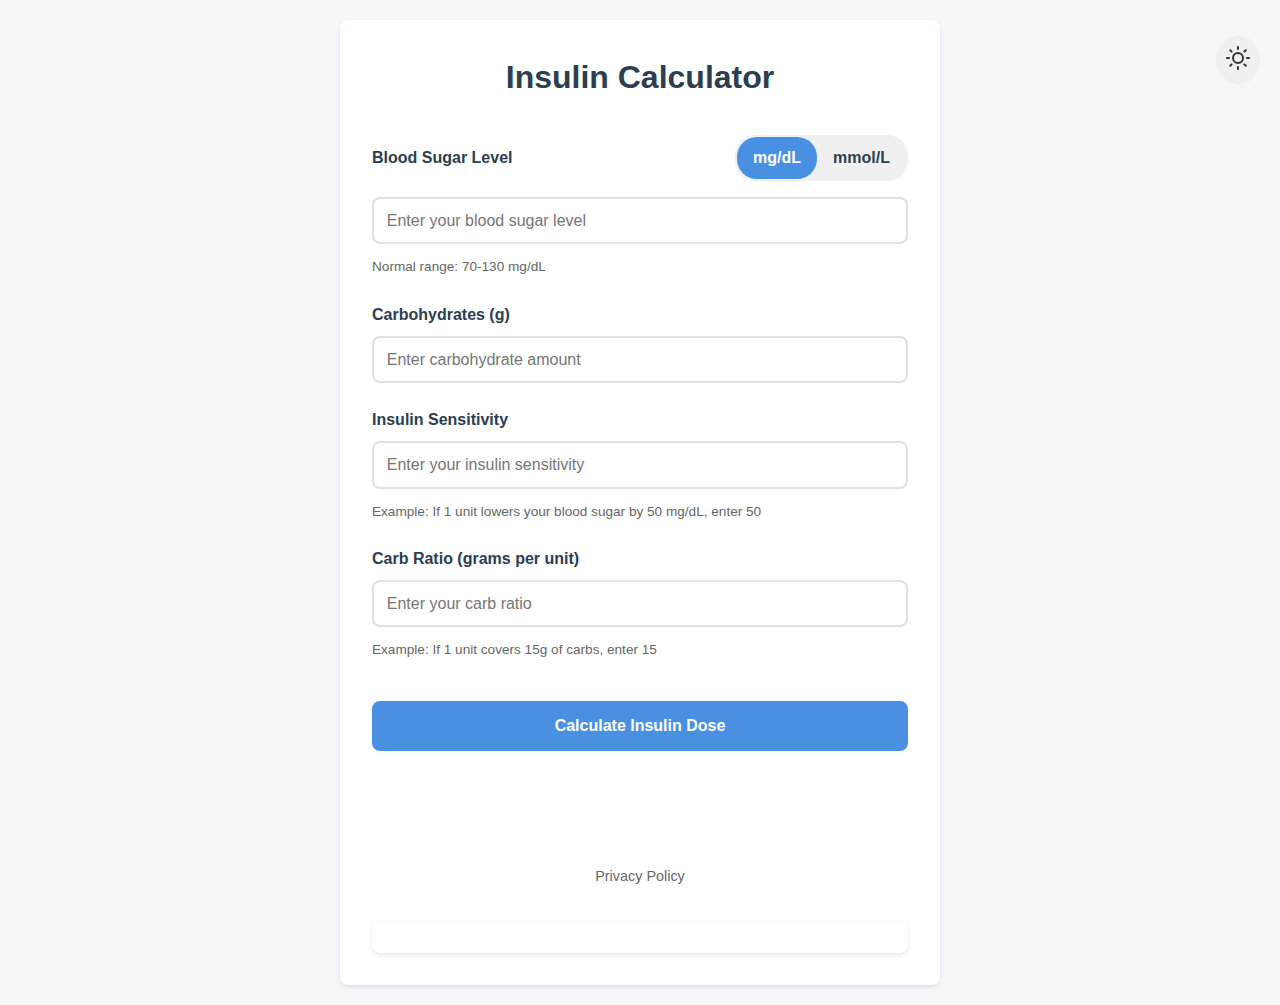
<file: index.html>
<!DOCTYPE html>
<html lang="en">
<head>
    <!-- Basic meta tags for character encoding and responsive design -->
    <meta charset="UTF-8">
    <meta name="viewport" content="width=device-width, initial-scale=1.0">
    <!-- Link to the main stylesheet -->
    <link rel="stylesheet" href="styles.css">
    <title>Insulin Calculator</title>
</head>
<body>
    <!-- Dark/Light mode toggle button with SVG icons -->
    <button id="theme-toggle" class="theme-toggle" aria-label="Toggle dark mode">
        <!-- Sun icon for light mode -->
        <svg class="sun-icon" xmlns="http://www.w3.org/2000/svg" viewBox="0 0 24 24" fill="none" stroke="currentColor" stroke-width="2" stroke-linecap="round" stroke-linejoin="round">
            <circle cx="12" cy="12" r="5"></circle>
            <line x1="12" y1="1" x2="12" y2="3"></line>
            <line x1="12" y1="21" x2="12" y2="23"></line>
            <line x1="4.22" y1="4.22" x2="5.64" y2="5.64"></line>
            <line x1="18.36" y1="18.36" x2="19.78" y2="19.78"></line>
            <line x1="1" y1="12" x2="3" y2="12"></line>
            <line x1="21" y1="12" x2="23" y2="12"></line>
            <line x1="4.22" y1="19.78" x2="5.64" y2="18.36"></line>
            <line x1="18.36" y1="5.64" x2="19.78" y2="4.22"></line>
        </svg>
        <!-- Moon icon for dark mode -->
        <svg class="moon-icon" xmlns="http://www.w3.org/2000/svg" viewBox="0 0 24 24" fill="none" stroke="currentColor" stroke-width="2" stroke-linecap="round" stroke-linejoin="round">
            <path d="M21 12.79A9 9 0 1 1 11.21 3 7 7 0 0 0 21 12.79z"></path>
        </svg>
    </button>

    <!-- Main container for the calculator -->
    <div class="container">
        <h1>Insulin Calculator</h1>
        
        <!-- Main form for insulin calculation -->
        <form id="insulin-form">
            <!-- Blood sugar input section with unit toggle -->
            <div class="form-group">
                <div class="unit-toggle">
                    <label for="blood-sugar">Blood Sugar Level</label>
                    <!-- Radio buttons for switching between mg/dL and mmol/L -->
                    <div class="toggle-switch">
                        <input type="radio" id="mgdl" name="unit" value="mgdl" checked>
                        <label for="mgdl">mg/dL</label>
                        <input type="radio" id="mmol" name="unit" value="mmol">
                        <label for="mmol">mmol/L</label>
                    </div>
                </div>
                <!-- Input field for blood sugar with step attribute for decimal values -->
                <input type="number" id="blood-sugar" step="0.1" required placeholder="Enter your blood sugar level">
                <!-- Dynamic help text that changes based on selected unit -->
                <small class="help-text" id="blood-sugar-help">Normal range: 70-130 mg/dL</small>
            </div>
            
            <!-- Carbohydrate input section -->
            <div class="form-group">
                <label for="carbs">Carbohydrates (g)</label>
                <input type="number" id="carbs" step="0.1" required placeholder="Enter carbohydrate amount">
            </div>

            <!-- Insulin sensitivity input section -->
            <div class="form-group">
                <label for="insulin-sensitivity">Insulin Sensitivity</label>
                <input type="number" id="insulin-sensitivity" step="0.1" required placeholder="Enter your insulin sensitivity">
                <!-- Dynamic help text that changes based on selected unit -->
                <small class="help-text" id="sensitivity-help">Example: If 1 unit lowers your blood sugar by 50 mg/dL, enter 50</small>
            </div>

            <!-- Carb ratio input section -->
            <div class="form-group">
                <label for="carb-ratio">Carb Ratio (grams per unit)</label>
                <input type="number" id="carb-ratio" step="0.1" required placeholder="Enter your carb ratio">
                <small class="help-text">Example: If 1 unit covers 15g of carbs, enter 15</small>
            </div>

            <!-- Submit button for calculation -->
            <button type="submit">Calculate Insulin Dose</button>
        </form>

        <!-- Container for displaying calculation results -->
        <div id="result"></div>

        <!-- Link to privacy policy -->
        <div class="privacy-link">
            <a href="privacy-policy.html">Privacy Policy</a>
        </div>

        <!-- Google AdSense container -->
        <div class="ad-container">
            <ins class="adsbygoogle"
                 style="display:block"
                 data-ad-client="ca-pub-9211934048234561"
                 data-ad-slot="1234567890"
                 data-ad-format="auto"
                 data-full-width-responsive="true"></ins>
        </div>
    </div>

    <!-- Main JavaScript file -->
    <script src="script.js"></script>
    
    <!-- Google AdSense script -->
    <script async src="https://pagead2.googlesyndication.com/pagead/js/adsbygoogle.js?client=ca-pub-9211934048234561"
     crossorigin="anonymous"></script>
    <script>
        // Initialize AdSense
        (adsbygoogle = window.adsbygoogle || []).push({});
    </script>
</body>
</html>
</file>
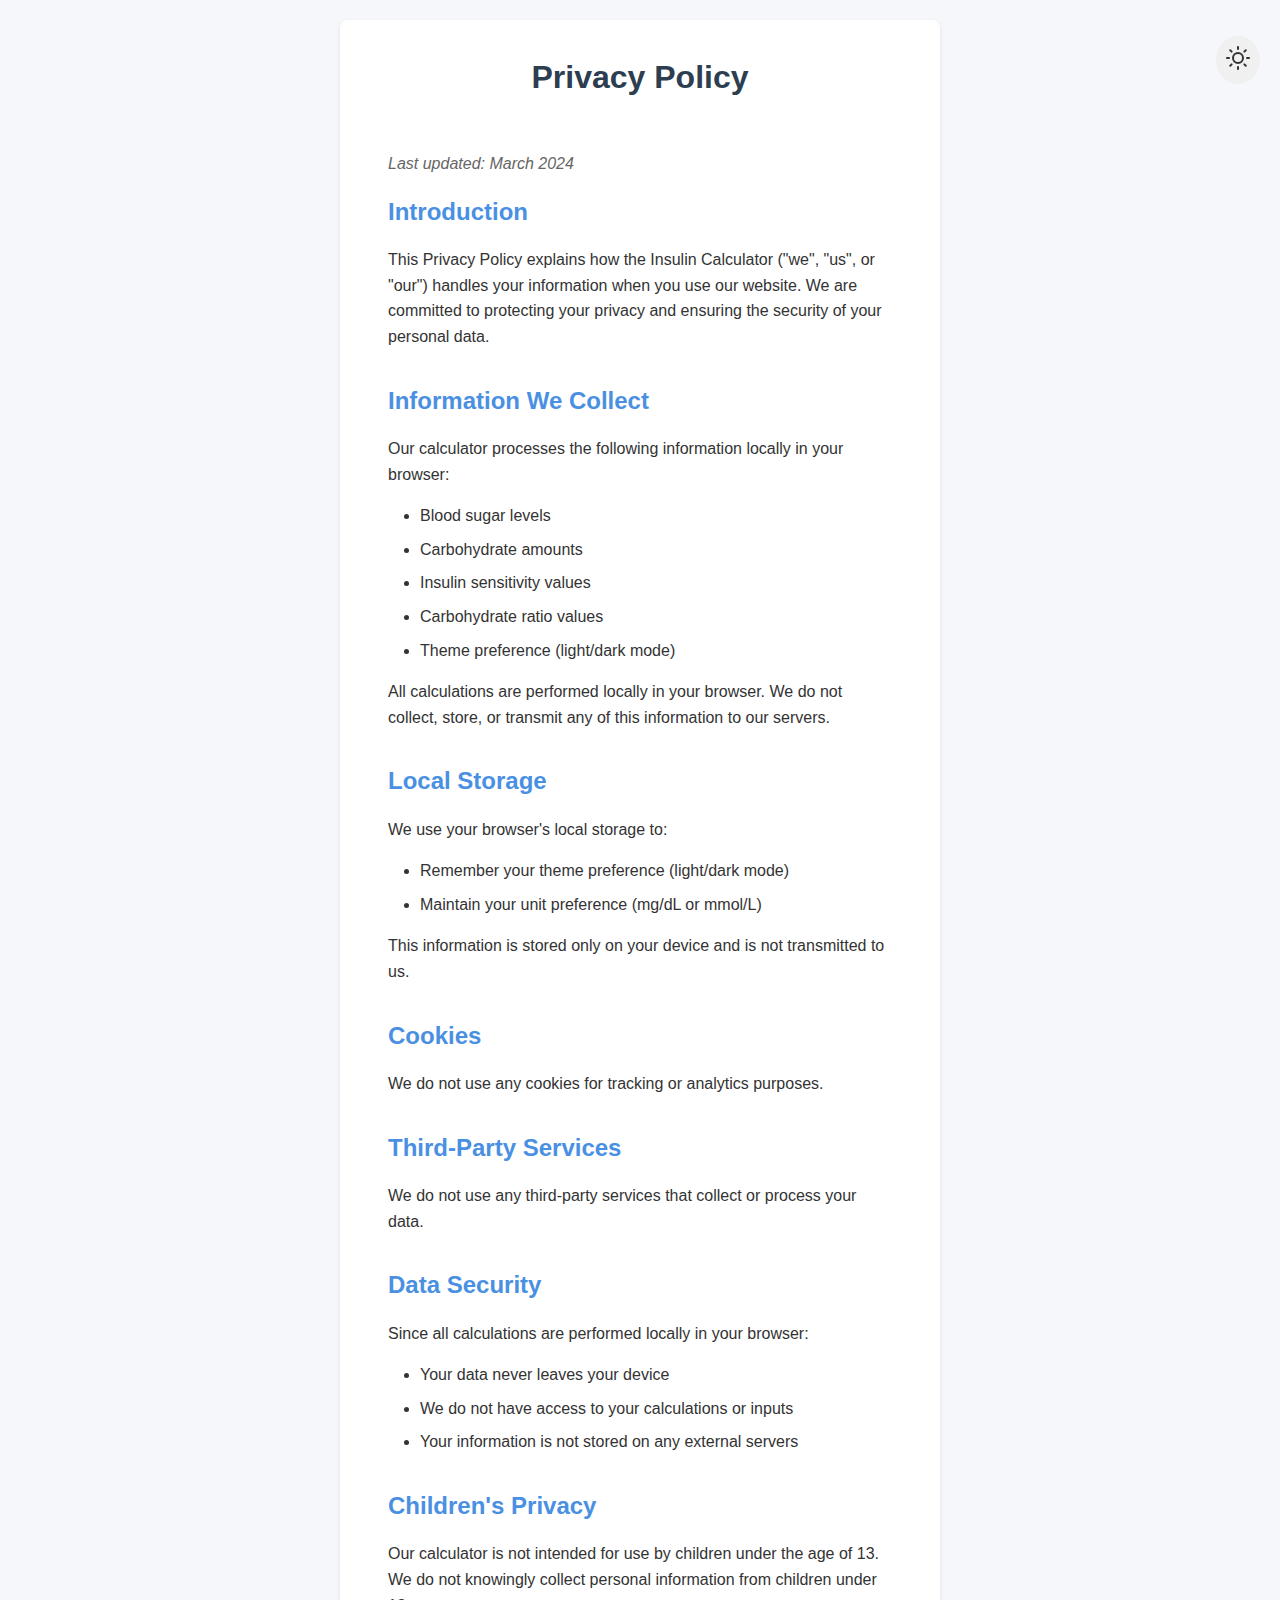
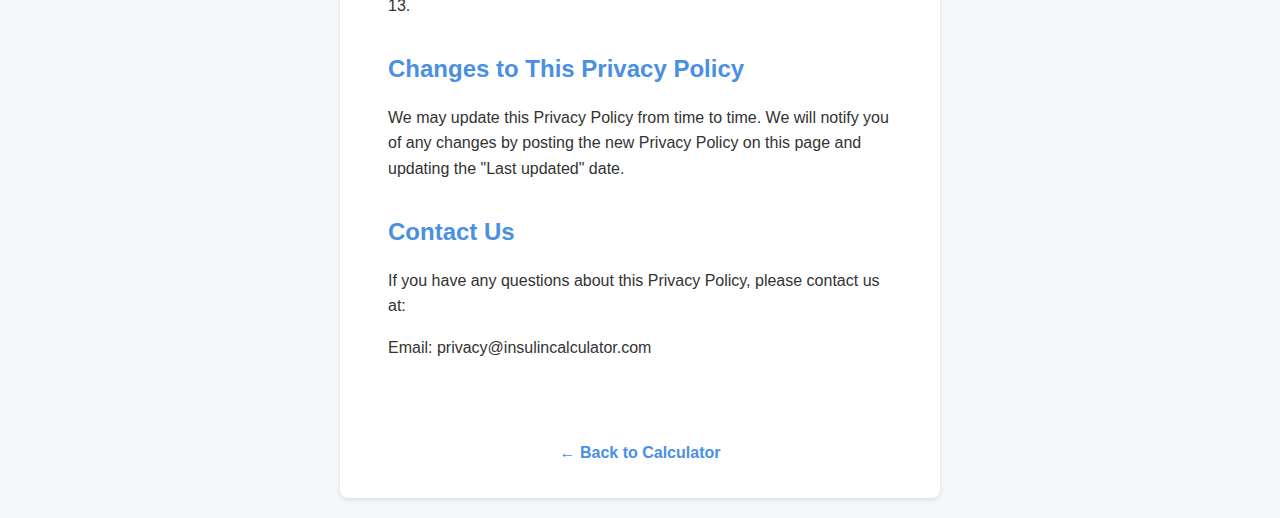
<file: privacy-policy.html>
<!DOCTYPE html>
<html lang="en">
<head>
    <meta charset="UTF-8">
    <meta name="viewport" content="width=device-width, initial-scale=1.0">
    <link rel="stylesheet" href="styles.css">
    <title>Privacy Policy - Insulin Calculator</title>
</head>
<body>
    <button id="theme-toggle" class="theme-toggle" aria-label="Toggle dark mode">
        <svg class="sun-icon" xmlns="http://www.w3.org/2000/svg" viewBox="0 0 24 24" fill="none" stroke="currentColor" stroke-width="2" stroke-linecap="round" stroke-linejoin="round">
            <circle cx="12" cy="12" r="5"></circle>
            <line x1="12" y1="1" x2="12" y2="3"></line>
            <line x1="12" y1="21" x2="12" y2="23"></line>
            <line x1="4.22" y1="4.22" x2="5.64" y2="5.64"></line>
            <line x1="18.36" y1="18.36" x2="19.78" y2="19.78"></line>
            <line x1="1" y1="12" x2="3" y2="12"></line>
            <line x1="21" y1="12" x2="23" y2="12"></line>
            <line x1="4.22" y1="19.78" x2="5.64" y2="18.36"></line>
            <line x1="18.36" y1="5.64" x2="19.78" y2="4.22"></line>
        </svg>
        <svg class="moon-icon" xmlns="http://www.w3.org/2000/svg" viewBox="0 0 24 24" fill="none" stroke="currentColor" stroke-width="2" stroke-linecap="round" stroke-linejoin="round">
            <path d="M21 12.79A9 9 0 1 1 11.21 3 7 7 0 0 0 21 12.79z"></path>
        </svg>
    </button>
    <div class="container">
        <h1>Privacy Policy</h1>
        <div class="privacy-content">
            <p class="last-updated">Last updated: March 2024</p>

            <section>
                <h2>Introduction</h2>
                <p>This Privacy Policy explains how the Insulin Calculator ("we", "us", or "our") handles your information when you use our website. We are committed to protecting your privacy and ensuring the security of your personal data.</p>
            </section>

            <section>
                <h2>Information We Collect</h2>
                <p>Our calculator processes the following information locally in your browser:</p>
                <ul>
                    <li>Blood sugar levels</li>
                    <li>Carbohydrate amounts</li>
                    <li>Insulin sensitivity values</li>
                    <li>Carbohydrate ratio values</li>
                    <li>Theme preference (light/dark mode)</li>
                </ul>
                <p>All calculations are performed locally in your browser. We do not collect, store, or transmit any of this information to our servers.</p>
            </section>

            <section>
                <h2>Local Storage</h2>
                <p>We use your browser's local storage to:</p>
                <ul>
                    <li>Remember your theme preference (light/dark mode)</li>
                    <li>Maintain your unit preference (mg/dL or mmol/L)</li>
                </ul>
                <p>This information is stored only on your device and is not transmitted to us.</p>
            </section>

            <section>
                <h2>Cookies</h2>
                <p>We do not use any cookies for tracking or analytics purposes.</p>
            </section>

            <section>
                <h2>Third-Party Services</h2>
                <p>We do not use any third-party services that collect or process your data.</p>
            </section>

            <section>
                <h2>Data Security</h2>
                <p>Since all calculations are performed locally in your browser:</p>
                <ul>
                    <li>Your data never leaves your device</li>
                    <li>We do not have access to your calculations or inputs</li>
                    <li>Your information is not stored on any external servers</li>
                </ul>
            </section>

            <section>
                <h2>Children's Privacy</h2>
                <p>Our calculator is not intended for use by children under the age of 13. We do not knowingly collect personal information from children under 13.</p>
            </section>

            <section>
                <h2>Changes to This Privacy Policy</h2>
                <p>We may update this Privacy Policy from time to time. We will notify you of any changes by posting the new Privacy Policy on this page and updating the "Last updated" date.</p>
            </section>

            <section>
                <h2>Contact Us</h2>
                <p>If you have any questions about this Privacy Policy, please contact us at:</p>
                <p>Email: privacy@insulincalculator.com</p>
            </section>
        </div>
        <div class="back-link">
            <a href="index.html">← Back to Calculator</a>
        </div>
    </div>
    <script src="script.js"></script>
</body>
</html>
</file>
<file: styles.css>
:root {
    --primary-color: #4a90e2;
    --secondary-color: #2c3e50;
    --background-color: #f5f7fa;
    --text-color: #333;
    --input-bg: #ffffff;
    --input-border: #e1e1e1;
    --container-bg: #ffffff;
    --border-radius: 8px;
    --box-shadow: 0 2px 4px rgba(0, 0, 0, 0.1);
    --toggle-bg: #f0f0f0;
    --help-text-color: #666;
}

[data-theme="dark"] {
    --primary-color: #60a5fa;
    --secondary-color: #e5e7eb;
    --background-color: #1a1a1a;
    --text-color: #e5e7eb;
    --input-bg: #2d2d2d;
    --input-border: #404040;
    --container-bg: #2d2d2d;
    --box-shadow: 0 2px 4px rgba(0, 0, 0, 0.3);
    --toggle-bg: #404040;
    --help-text-color: #a0a0a0;
}

* {
    margin: 0;
    padding: 0;
    box-sizing: border-box;
}

body {
    font-family: 'Segoe UI', Tahoma, Geneva, Verdana, sans-serif;
    background-color: var(--background-color);
    color: var(--text-color);
    line-height: 1.6;
    min-height: 100vh;
    display: flex;
    justify-content: center;
    align-items: center;
    padding: 20px;
    transition: background-color 0.3s ease, color 0.3s ease;
}

.theme-toggle {
    position: fixed;
    top: 20px;
    right: 20px;
    background: none;
    border: none;
    cursor: pointer;
    padding: 10px;
    border-radius: 50%;
    background-color: var(--toggle-bg);
    transition: background-color 0.3s ease;
}

.theme-toggle svg {
    width: 24px;
    height: 24px;
    stroke: var(--text-color);
}

.theme-toggle .moon-icon {
    display: none;
}

[data-theme="dark"] .theme-toggle .sun-icon {
    display: none;
}

[data-theme="dark"] .theme-toggle .moon-icon {
    display: block;
}

.container {
    max-width: 600px;
    width: 100%;
    background: var(--container-bg);
    padding: 2rem;
    border-radius: var(--border-radius);
    box-shadow: var(--box-shadow);
    transition: background-color 0.3s ease, box-shadow 0.3s ease;
}

h1 {
    color: var(--secondary-color);
    text-align: center;
    margin-bottom: 2rem;
    font-size: 2rem;
}

#insulin-form {
    display: flex;
    flex-direction: column;
    gap: 1.5rem;
}

.form-group {
    display: flex;
    flex-direction: column;
    gap: 0.5rem;
}

label {
    font-weight: 600;
    color: var(--secondary-color);
}

input {
    padding: 0.8rem;
    border: 2px solid var(--input-border);
    border-radius: var(--border-radius);
    font-size: 1rem;
    transition: border-color 0.3s ease;
    background-color: var(--input-bg);
    color: var(--text-color);
}

input:focus {
    outline: none;
    border-color: var(--primary-color);
}

button {
    background-color: var(--primary-color);
    color: white;
    padding: 1rem;
    border: none;
    border-radius: var(--border-radius);
    font-size: 1rem;
    font-weight: 600;
    cursor: pointer;
    transition: background-color 0.3s ease;
    margin-top: 1rem;
}

button:hover {
    background-color: #357abd;
}

.help-text {
    color: var(--help-text-color);
    font-size: 0.85rem;
    margin-top: 0.25rem;
}

#result {
    margin-top: 2rem;
    padding: 1.5rem;
    background-color: var(--input-bg);
    border-radius: var(--border-radius);
    color: var(--secondary-color);
}

#result h3 {
    color: var(--primary-color);
    margin-bottom: 1rem;
    text-align: center;
}

.dose-breakdown {
    background-color: var(--container-bg);
    padding: 1rem;
    border-radius: var(--border-radius);
    margin-top: 1rem;
}

.dose-breakdown p {
    margin: 0.5rem 0;
    padding: 0.5rem;
    background-color: var(--background-color);
    border-radius: var(--border-radius);
}

.unit-toggle {
    display: flex;
    justify-content: space-between;
    align-items: center;
    margin-bottom: 0.5rem;
}

.toggle-switch {
    display: flex;
    background-color: var(--toggle-bg);
    border-radius: 20px;
    padding: 2px;
}

.toggle-switch input[type="radio"] {
    display: none;
}

.toggle-switch label {
    padding: 0.5rem 1rem;
    cursor: pointer;
    border-radius: 20px;
    transition: all 0.3s ease;
}

.toggle-switch input[type="radio"]:checked + label {
    background-color: var(--primary-color);
    color: white;
}

@media (max-width: 480px) {
    .container {
        padding: 1.5rem;
    }
    
    h1 {
        font-size: 1.5rem;
    }
}

.privacy-content {
    max-width: 800px;
    margin: 0 auto;
    padding: 1rem;
}

.privacy-content section {
    margin-bottom: 2rem;
}

.privacy-content h2 {
    color: var(--primary-color);
    margin-bottom: 1rem;
    font-size: 1.5rem;
}

.privacy-content p {
    margin-bottom: 1rem;
    line-height: 1.6;
}

.privacy-content ul {
    margin: 1rem 0;
    padding-left: 2rem;
}

.privacy-content li {
    margin-bottom: 0.5rem;
}

.last-updated {
    color: var(--help-text-color);
    font-style: italic;
    margin-bottom: 2rem;
}

.back-link {
    margin-top: 2rem;
    text-align: center;
}

.back-link a {
    color: var(--primary-color);
    text-decoration: none;
    font-weight: 600;
    transition: color 0.3s ease;
}

.back-link a:hover {
    color: #357abd;
    text-decoration: underline;
}

.privacy-link {
    margin-top: 2rem;
    text-align: center;
}

.privacy-link a {
    color: var(--help-text-color);
    text-decoration: none;
    font-size: 0.9rem;
    transition: color 0.3s ease;
}

.privacy-link a:hover {
    color: var(--primary-color);
    text-decoration: underline;
}

.ad-container {
    margin-top: 2rem;
    padding: 1rem;
    text-align: center;
    background-color: var(--input-bg);
    border-radius: var(--border-radius);
    box-shadow: var(--box-shadow);
}
</file>
